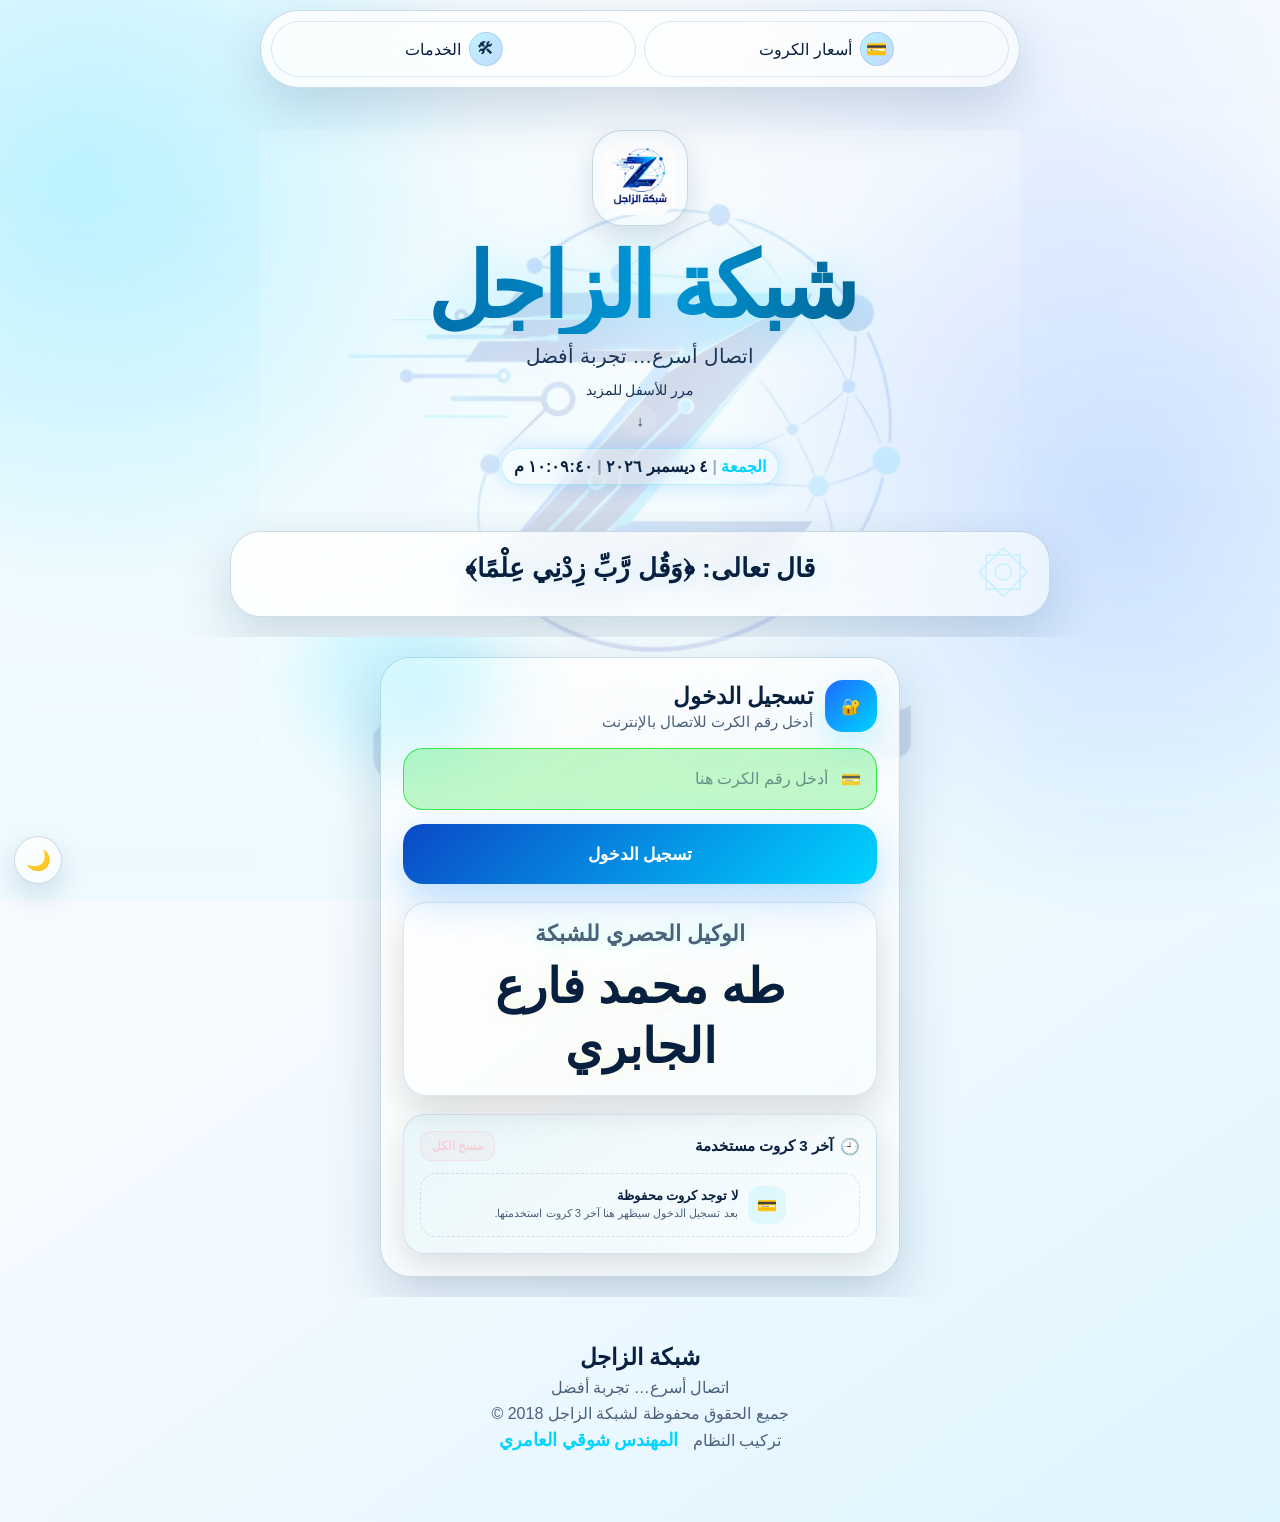
<file: index.html>
<!doctype html>
<html lang="ar" dir="rtl">
  <head>
    <meta charset="utf-8" />
    <meta name="viewport" content="width=device-width, initial-scale=1" />
    <meta name="theme-color" content="#061226" />
    <title>شبكة الزاجل | تسجيل الدخول</title>
    <!-- MikroTik: RouterOS replaces $(error) with the last login error. -->
    <!-- <script>window.HOTSPOT_ERROR = '$(error)';</script> -->
    <link rel="stylesheet" href="assets/css/style.css" />
    <link rel="icon" type="image/x-icon" href="assets/icons/favicon.ico" />

  </head>
  <body>
    <div class="toast-stack" aria-live="polite"></div>
    <main class="page-shell">
      <header class="site-header glass">
        <nav class="header-nav" aria-label="روابط شبكة الزاجل">
          <a class="nav-link" data-link="prices" href="prices.html"><span class="nav-icon">💳</span><span>أسعار الكروت</span></a>
          <a class="nav-link" data-link="lounge" href="lounge.html"><span class="nav-icon">🛠</span><span>الخدمات</span></a>
        </nav>
      </header>

      <section class="hero container" aria-labelledby="brand-title">
        <div class="logo-badge">
          <img src="assets/img/alzajel-logo-bg.jpg" alt="شعار شبكة الزاجل" />
        </div>
        <h1 id="brand-title" class="brand-title">شبكة الزاجل</h1>
        <p class="slogan">اتصال أسرع… تجربة أفضل</p>
           <a class="scroll-more" href="#input"><span>مرر للأسفل للمزيد</span><span class="down-arrow">↓</span></a>
   <div class="arabic-clock-row">
   <span id="arabicDay"></span>
   <span class="clock-separator">|</span>
    <span id="arabicDate"></span>
    <span class="clock-separator">|</span>
    <span id="arabicTime"></span>
    </div>
      </section>

      <!-- <section class="section container" id="top-ads">
        <div class="carousel-wrap glass">
          <button class="carousel-btn prev" id="topPrev" type="button" aria-label="الإعلان السابق">›</button>
          <div class="carousel-stage" id="topCarouselStage"></div>
          <button class="carousel-btn next" id="topNext" type="button" aria-label="الإعلان التالي">‹</button>
          <div class="dots" id="topCarouselDots"></div>
        </div>
      </section> -->

      <section class="section container">
        <div class="quote-card glass">
          <p class="quote-text" id="quoteText">قال تعالى: ﴿وَقُل رَّبِّ زِدْنِي عِلْمًا﴾</p>
        </div>
      </section>

      <section class="section container" >
        <div class="login-grid login-grid-single">
          <form id="loginForm" class="login-card glass" name="login" action="$(link-login-only)" method="post" autocomplete="off">
            <!--
              MikroTik real deployment:
              1) Upload all files to Hotspot Files.
              2) Set CONFIG.demoMode = false in assets/js/app.js.
              3) Keep action="$(link-login-only)".
              4) The hidden dst field sends successful users to status.html.
              5) If your cards use same value for username/password, passwordField is filled automatically by JS.
            -->
            <input type="hidden" name="dst" id="dstField" value="status.html" />
            <input type="hidden" name="popup" value="true" />
            <input type="hidden" name="password" id="passwordField" />
            <div class="card-head">
              <div class="head-icon">🔐</div>
              <div id="login">
                <h2>تسجيل الدخول</h2>
                <p>أدخل رقم الكرت للاتصال بالإنترنت</p>
              </div>
            </div>
            <div class="input-group">
              <span class="field-icon" id="input">💳</span>
              <input id="cardNumber" name="username" type="text" placeholder="أدخل رقم الكرت هنا" aria-label="رقم الكرت" />
            </div>
            <button id="loginBtn" class="primary-btn" type="submit"><span>تسجيل الدخول</span></button>
            <div class="demo-tests dealer-card">
              <h4>الوكيل الحصري للشبكة</h4>
              <p>طه محمد فارع الجابري</p>
            </div>
              <div class="saved-section">
      <div class="head">
        <span>آخر 3 كروت مستخدمة</span>
        <button class="clear-all" id="clearAll">مسح الكل</button>
      </div>
      <div id="cardsList"></div>
    </div>

          </form>
        </div>
     
      </section>

      <!-- <section class="section container" id="more">
        <div class="section-title"><strong>خدمات وإعلانات إضافية</strong></div>
        <div class="lower-ads glass"><div class="lower-grid" id="lowerAdsGrid"></div></div>
      </section> -->

      <footer class="footer container">
        <div class="service-grid">
          
        </div>
        <div class="footer-brand">شبكة الزاجل</div>
        <p>اتصال أسرع… تجربة أفضل</p>
        <p>جميع الحقوق محفوظة لشبكة الزاجل 2018 ©</p>
        <p>تركيب النظام <span class="fooName">المهندس شوقي العامري</span></p>
      </footer>
    </main>
    <script src="assets/js/app.js"></script>
  </body>
</html>
</file>
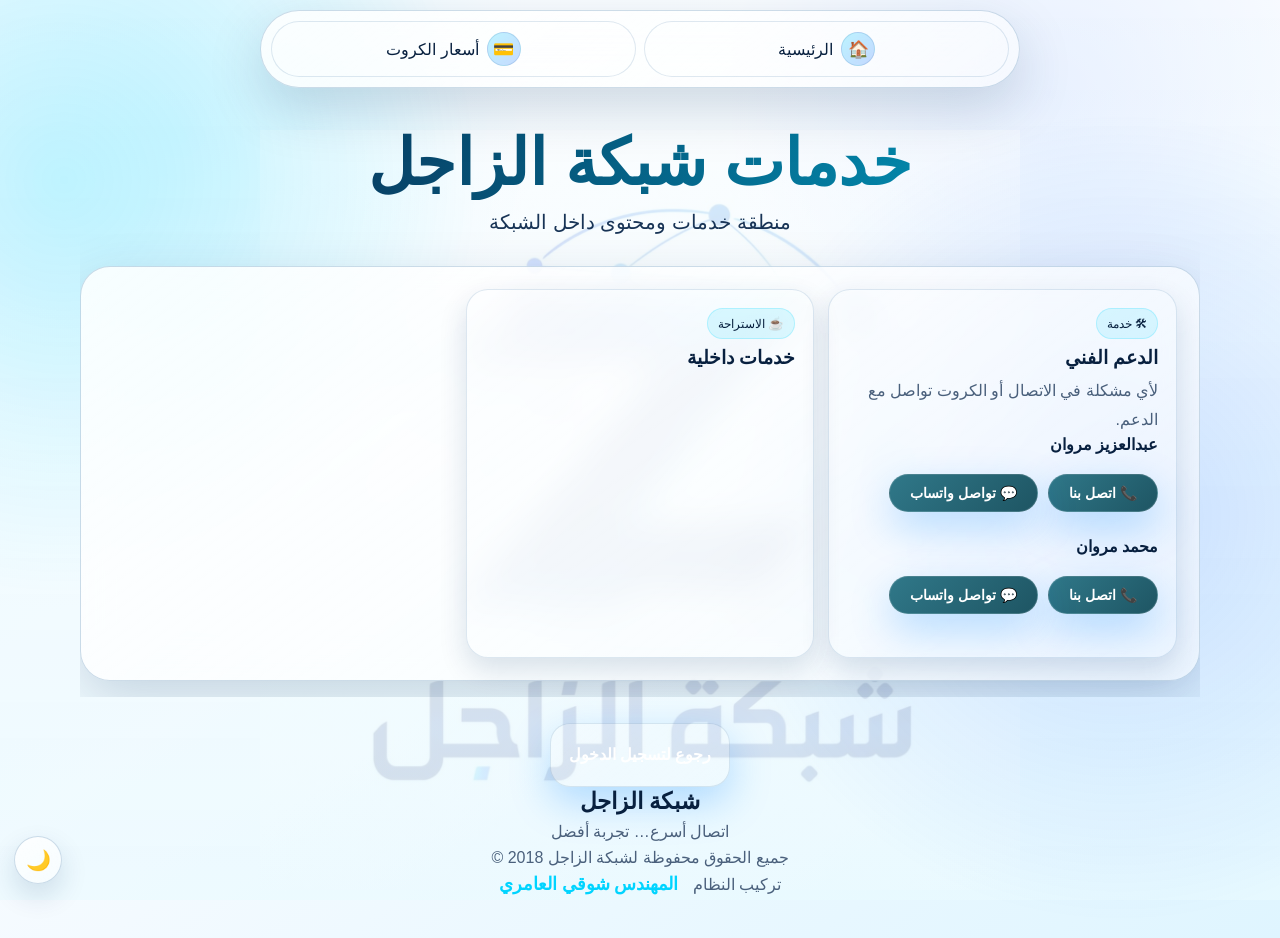
<file: lounge.html>
<!doctype html>
<html lang="ar" dir="rtl">
  <head>
    <meta charset="utf-8" />
    <meta name="viewport" content="width=device-width, initial-scale=1" />
    <meta name="theme-color" content="#061226" />
    <title>الخدمات | شبكة الزاجل</title>
    <link rel="stylesheet" href="assets/css/style.css" />
    <link rel="icon" type="image/x-icon" href="assets/icons/favicon.ico" />
  </head>
  <body>
    <header class="site-header glass">
      <nav class="header-nav">
        <a class="nav-link" href="index.html"
          ><span class="nav-icon">🏠</span><span>الرئيسية</span></a
        >
                  <a class="nav-link" data-link="prices" href="prices.html"><span class="nav-icon">💳</span><span>أسعار الكروت</span></a>

      </nav>
    </header>
    <main class="container">
      <section class="inner-hero">
        <h1>خدمات شبكة الزاجل</h1>
        <p class="slogan">منطقة خدمات ومحتوى داخل الشبكة</p>
      </section>

      <section class="content-card glass">
        <div class="cards-grid">
          <article class="info-card">
            <span class="pill">🛠 خدمة</span>
            <h3>الدعم الفني</h3>
            <p>لأي مشكلة في الاتصال أو الكروت تواصل مع الدعم.</p>
            <div>
              <h3>عبدالعزيز مروان</h3>
              <a class="link-btn" href="tel:+967734110951">📞 اتصل بنا</a>
              <a class="link-btn" href="https://wa.me/967734110951" target="_blank">💬 تواصل واتساب</a>
            </div>
            <div>
              <h3>محمد مروان</h3>
              <a class="link-btn" href="tel:+967734419683">📞 اتصل بنا</a>
              <a class="link-btn" href="https://wa.me/967734419683" target="_blank">💬 تواصل واتساب</a>
            </div>
          </article>

          <article class="info-card">
            <span class="pill">☕ الاستراحة</span>
            <h3>خدمات داخلية</h3>
            <!-- <p>  </p> -->
          </article>
        </div>
      </section>
    </main>
    <footer class="footer container">
      <a class="service-btn" href="index.html#login">رجوع لتسجيل الدخول</a>
       <div class="footer-brand">شبكة الزاجل</div>
        <p>اتصال أسرع… تجربة أفضل</p>
        <p>جميع الحقوق محفوظة لشبكة الزاجل  2018 © </p>
        <p>تركيب النظام <span class="fooName">المهندس شوقي العامري </span></p>
    </footer>
    <script src="assets/js/app.js"></script>
  </body>
</html>
</file>
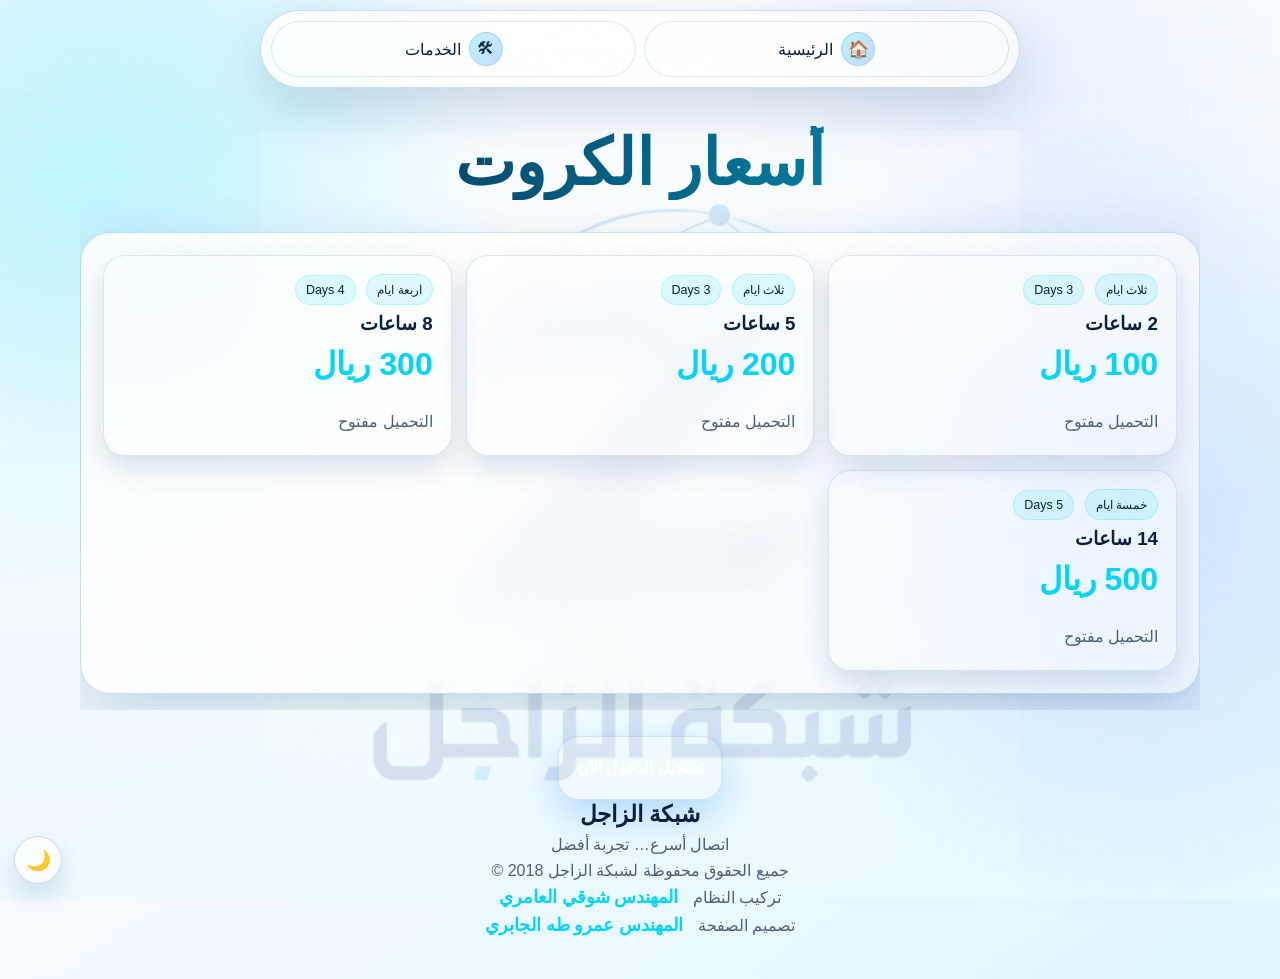
<file: prices.html>
<!doctype html>
<html lang="ar" dir="rtl">
  <head>
    <meta charset="utf-8" />
    <meta name="viewport" content="width=device-width, initial-scale=1" />
    <meta name="theme-color" content="#061226" />
    <title>أسعار الكروت | شبكة الزاجل</title>
    <link rel="stylesheet" href="assets/css/style.css" />
    <link rel="icon" type="image/x-icon" href="assets/icons/favicon.ico" />
  </head>
  <body>
    <header class="site-header glass">
      <nav class="header-nav"><a class="nav-link" href="index.html"><span class="nav-icon">🏠</span><span>الرئيسية</span></a>
        <a class="nav-link" href="lounge.html"><span class="nav-icon">🛠</span><span>الخدمات</span></a>
    </nav>
    </header>
    <main class="container">
      <section class="inner-hero">
        <h1>أسعار الكروت</h1>
    
      </section>
      <section class="content-card glass">
        <div class="cards-grid">
          <article class="info-card">
            <span class="pill">ثلاث ايام </span>
            <span class="pill"> 3 Days </span>
            <h3> 2 ساعات</h3>
            <div class="price">100 ريال</div>
            <p>التحميل مفتوح</p>
          </article>
          <article class="info-card">
            <span class="pill">ثلاث ايام </span>
            <span class="pill"> 3 Days </span>
            <h3> 5 ساعات </h3>
            <div class="price">200 ريال</div>
<p>التحميل مفتوح</p>
          </article>
          <article class="info-card">
            <span class="pill">اربعة ايام </span>
            <span class="pill"> 4 Days </span>
            <h3>8 ساعات </h3>
            <div class="price">300 ريال</div>
            <p>التحميل مفتوح</p>
          </article>
           <article class="info-card">
            <span class="pill">خمسة ايام </span>
            <span class="pill"> 5 Days </span>
            <h3>14 ساعات </h3>
            <div class="price">500 ريال</div>
            <p>التحميل مفتوح</p>
          </article>

        </div>
      </section>
    </main>
    <footer class="footer container">
      <a class="service-btn" href="index.html#login">تسجيل الدخول الآن</a>
       <div class="footer-brand">شبكة الزاجل</div>
        <p>اتصال أسرع… تجربة أفضل</p>
        <p>جميع الحقوق محفوظة لشبكة الزاجل  2018 © </p>
        <p>تركيب النظام <span class="fooName">المهندس شوقي العامري </span></p>
        <p> تصميم الصفحة  <span class="fooName">المهندس عمرو طه الجابري  </span></p>
    </footer>
    <script src="assets/js/app.js"></script>
  </body>
</html>
</file>
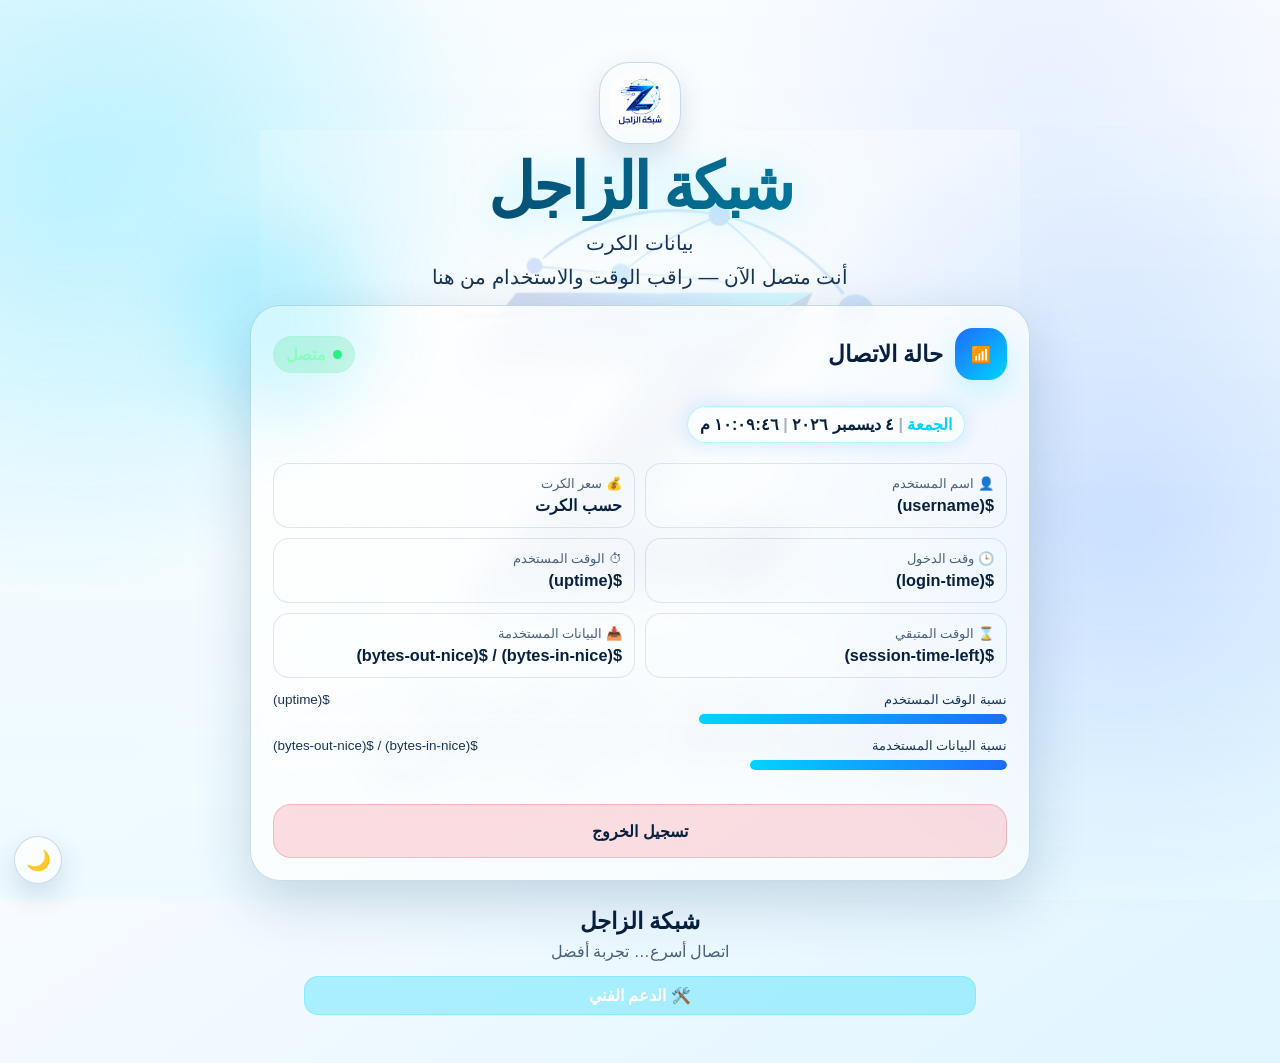
<file: status.html>
<!doctype html>
<html lang="ar" dir="rtl">
  <head>
    <meta charset="utf-8" />
    <meta name="viewport" content="width=device-width, initial-scale=1" />
    <meta name="theme-color" content="#061226" />
    <title>شبكة الزاجل | بيانات الكرت</title>
    <link rel="stylesheet" href="assets/css/style.css" />
    <link rel="icon" type="image/x-icon" href="assets/icons/favicon.ico" />
  </head>
  <body class="status-page status-only-page">
    <div class="toast-stack" aria-live="polite"></div>
    <main class="container status-only-shell">
      <section class="inner-hero status-hero">
        <div class="logo-badge status-logo"><img src="assets/img/alzajel-logo-bg.jpg" alt="شعار شبكة الزاجل" /></div>
        <h1 id="brand-title" class="brand-title">شبكة الزاجل</h1>
        <p class="slogan">بيانات الكرت</p>
        <p class="slogan">أنت متصل الآن — راقب الوقت والاستخدام من هنا</p>
      </section>

      <article id="statusCard" class="status-card glass show status-only-card">
        <div class="card-head">
          <div class="head-icon">📶</div>
          <div>
            <h2>حالة الاتصال</h2>
                
      
          </div>
          <span class="status-badge"><i class="pulse"></i> متصل</span>
        </div>
  
        <div class="status-list">
                <div class="arabic-clock-row">
  <span id="arabicDay"></span>
  <span class="clock-separator">|</span>
  <span id="arabicDate"></span>
  <span class="clock-separator">|</span>
  <span id="arabicTime"></span>
</div>
          <br>
          <div class="status-item"><div class="status-label">👤 اسم المستخدم</div><div class="status-value" data-status="username">$(username)</div></div>
          <div class="status-item"><div class="status-label">💰 سعر الكرت</div><div class="status-value" data-status="price">حسب الكرت</div></div>
          <div class="status-item"><div class="status-label">🕒 وقت الدخول</div><div class="status-value" data-status="loginTime">$(login-time)</div></div>
          <div class="status-item"><div class="status-label">⏱ الوقت المستخدم</div><div class="status-value" data-status="usedTime">$(uptime)</div></div>
          <div class="status-item"><div class="status-label">⌛ الوقت المتبقي</div><div class="status-value" data-status="remainingTime">$(session-time-left)</div></div>
          <div class="status-item"><div class="status-label">📥 البيانات المستخدمة</div><div class="status-value" data-status="usedData">$(bytes-in-nice) / $(bytes-out-nice)</div></div>
        </div>

        <div class="progress-block">
          <div class="progress-top"><span>نسبة الوقت المستخدم</span><span data-status="usedTime">$(uptime)</span></div>
          <div class="progress"><span data-progress="time" style="width: 42%"></span></div>
        </div>
        <div class="progress-block">
          <div class="progress-top"><span>نسبة البيانات المستخدمة</span><span data-status="usedData">$(bytes-in-nice)</span></div>
          <div class="progress"><span data-progress="data" style="width: 35%"></span></div>
        </div>

        <div class="status-actions">
          
          <a class="logout-btn status-logout" href="$(link-logout)">تسجيل الخروج</a>
        </div>
      </article>

      <footer class="footer status-footer">
        <div class="footer-brand">شبكة الزاجل</div>
        <p>اتصال أسرع… تجربة أفضل</p>
        
    <details class="support-box">

        <summary class="support-toggle">
            🛠️ الدعم الفني
        </summary>

        <div class="support-content">

            <p class="support-description">
                لأي مشكلة في الاتصال أو الكروت تواصل مع الدعم
            </p>

            <div class="support-person">
                <h3>عبدالعزيز مروان</h3>

                <div class="support-links">
                    <a class="link-btn" href="tel:+967734110951">
                        📞 اتصل بنا
                    </a>

                    <a class="link-btn"
                       href="https://wa.me/967734110951"
                       target="_blank">
                        💬 واتساب
                    </a>
                </div>
            </div>

            <div class="support-person">
                <h3>محمد مروان</h3>

                <div class="support-links">
                    <a class="link-btn" href="tel:+967734419683">
                        📞 اتصل بنا
                    </a>

                    <a class="link-btn"
                       href="https://wa.me/967734419683"
                       target="_blank">
                        💬 واتساب
                    </a>
                </div>
            </div>

        </div>

    </details>

</div>
      </footer>
    </main>
    <script src="assets/js/app.js"></script>
  </body>
</html>
</file>
<file: assets/css/style.css>
/* =========================================================
   Al-Zajel Net Hotspot UI
   Brand: شبكة الزاجل
   Clean responsive RTL stylesheet with dark / light modes.
   ========================================================= */

/* ---------- 1) Theme tokens ---------- */
:root {
  --eett:  rgba(19, 121, 168, 0.858);
  --navy: #061226;
  --navy-2: #0a1f44;
  --blue: #1e6bff;
  --blue-2: #0b49c7;
  --cyan: #00d4ff;
  --cyan-2: #8af3ff;
  --green: #5fffd2;
  --white: #ffffff;
  --text: #ffffff;
  --text-soft: #d7eaff;
  --muted: #b7c6de;
  --page-bg-1: #030814;
  --page-bg-2: #071530;
  --page-bg-3: #05101f;
  --glass: rgba(255, 255, 255, .12);
  --glass-strong: rgba(255, 255, 255, .18);
  --glass-soft: rgba(255, 255, 255, .075);
  --stroke: rgba(255, 255, 255, .24);
  --stroke-soft: rgba(255, 255, 255, .14);
  --shadow: 0 22px 70px rgba(0, 0, 0, .35);
  --shadow-soft: 0 14px 40px rgba(0, 0, 0, .23);
  --radius-xl: 30px;
  --radius-lg: 22px;
  --radius-md: 16px;
  --max: 1120px;
  --speed: .28s;
}

html[data-theme="light"] {
  --text: #08203f;
  --text-soft: #183456;
  --muted: #4a607c;
  --page-bg-1: #eef8ff;
  --page-bg-2: #f7fbff;
  --page-bg-3: #dff5ff;
  --glass: rgba(255, 255, 255, .70);
  --glass-strong: rgba(255, 255, 255, .86);
  --glass-soft: rgba(255, 255, 255, .52);
  --stroke: rgba(10, 82, 140, .20);
  --stroke-soft: rgba(10, 82, 140, .13);
  --shadow: 0 20px 55px rgba(8, 50, 96, .18);
  --shadow-soft: 0 12px 28px rgba(8, 50, 96, .14);
}

/* ---------- 2) Base ---------- */
* { box-sizing: border-box; }
html { scroll-behavior: smooth; }
body {
  margin: 0;
  direction: rtl;
  min-height: 100vh;
  color: var(--text);
  font-family: "Cairo", "Tajawal", "IBM Plex Sans Arabic", "Segoe UI", Tahoma, Arial, sans-serif;
  background:
    radial-gradient(circle at 14% 14%, rgba(0, 212, 255, .20), transparent 26%),
    radial-gradient(circle at 82% 10%, rgba(30, 107, 255, .18), transparent 24%),
    linear-gradient(145deg, var(--page-bg-1) 0%, var(--page-bg-2) 46%, var(--page-bg-3) 100%);
  overflow-x: hidden;
}
body,
.page-shell,
.container {
  overflow-x: hidden;
}
body::before {
  content: "";
  position: fixed;
  inset: 0;
  background:
    linear-gradient(rgba(3, 9, 22, .74), rgba(3, 9, 22, .84)),
    url('../img/alzajel-logo-bg.jpg') center 130px / 760px auto no-repeat fixed;
  opacity: .62;
  pointer-events: none;
  z-index: -3;
}
html[data-theme="light"] body::before {
  background:
    linear-gradient(rgba(255, 255, 255, .76), rgba(233, 250, 255, .86)),
    url('../img/alzajel-logo-bg.jpg') center 130px / 760px auto no-repeat fixed;
  opacity: .70;
}
body::after {
  content: "";
  position: fixed;
  inset: -25%;
  background:
    radial-gradient(circle at 20% 30%, rgba(0, 212, 255, .18), transparent 23%),
    radial-gradient(circle at 75% 55%, rgba(30, 107, 255, .18), transparent 25%);
  animation: ambientMove 12s ease-in-out infinite alternate;
  z-index: -2;
  pointer-events: none;
}
@keyframes ambientMove {
  from { transform: translate3d(-2%, 0, 0) scale(1); }
  to { transform: translate3d(2%, 2%, 0) scale(1.04); }
}
a { color: inherit; text-decoration: none; }
img { max-width: 100%; display: block; }
button, input, select { font: inherit; }
.container { width: min(var(--max), calc(100% - 28px)); margin-inline: auto; }
.page-shell { min-height: 100vh; padding-bottom: 28px; }
.glass {
  background: linear-gradient(145deg, var(--glass-strong), var(--glass-soft));
  border: 1px solid var(--stroke);
  box-shadow: var(--shadow);
  backdrop-filter: blur(18px);
  -webkit-backdrop-filter: blur(18px);
}

/* ---------- 3) Header and navigation ---------- */
.site-header {
  position: sticky;
  top: 10px;
  z-index: 50;
  width: min(760px, calc(100% - 26px));
  margin: 10px auto 0;
  padding: 10px;
  border-radius: 999px;
  animation: slideDown .65s ease both;
}
@keyframes slideDown {
  from { opacity: 0; transform: translateY(-24px); }
  to { opacity: 1; transform: none; }
}
.header-nav {
  display: grid;
  grid-template-columns: repeat(2, 1fr);
  gap: 8px;
}
.nav-link {
  min-height: 56px;
  display: flex;
  align-items: center;
  justify-content: center;
  gap: 8px;
  padding: 10px 12px;
  border-radius: 999px;
  color: var(--text);
  background: rgba(255, 255, 255, .07);
  border: 1px solid var(--stroke-soft);
  transition: transform var(--speed), background var(--speed), box-shadow var(--speed);
  -webkit-user-drag: none;
  text-align: center;
  white-space: nowrap;
}
.nav-link:hover,
.nav-link:focus-visible {
  transform: translateY(-2px);
  background: rgba(0, 212, 255, .16);
  box-shadow: 0 10px 30px rgba(0, 212, 255, .18);
  outline: 0;
}
.nav-icon {
  width: 34px;
  height: 34px;
  border-radius: 50%;
  display: grid;
  place-items: center;
  background: linear-gradient(135deg, rgba(0, 212, 255, .25), rgba(30, 107, 255, .25));
  border: 1px solid var(--stroke-soft);
  font-size: 17px;
}

/* ---------- 4) Theme button ---------- */
.theme-toggle {
  position: fixed;
  left: 14px;
  bottom: 16px;
  z-index: 1200;
  width: 48px;
  height: 48px;
  display: grid;
  place-items: center;
  border: 1px solid var(--stroke);
  border-radius: 50%;
  color: var(--text);
  background: linear-gradient(145deg, var(--glass-strong), var(--glass-soft));
  box-shadow: var(--shadow-soft);
  backdrop-filter: blur(16px);
  -webkit-backdrop-filter: blur(16px);
  cursor: pointer;
  transition: transform var(--speed), box-shadow var(--speed), background var(--speed);
}
.theme-toggle:hover { transform: translateY(-2px) scale(1.04); box-shadow: 0 14px 42px rgba(0, 212, 255, .25); }
.theme-toggle span { font-size: 20px; line-height: 1; }

/* ---------- 5) Hero ---------- */
.hero { padding: 42px 0 16px; text-align: center; position: relative; }
.logo-badge {
  width: 96px;
  height: 96px;
  margin: 0 auto 14px;
  border-radius: 30px;
  padding: 10px;
  background: rgba(255, 255, 255, .08);
  border: 1px solid var(--stroke);
  box-shadow: var(--shadow-soft);
  animation: float 4.5s ease-in-out infinite;
}
.logo-badge img { width: 100%; height: 100%; object-fit: cover; border-radius: 22px; }
.brand-title {
  margin: 0;
  font-size: clamp(2.55rem, 8.8vw, 5.6rem);
  line-height: 1.05;
  letter-spacing: -.05em;
  background: linear-gradient(90deg, #fff 0%, #96f2ff 24%, #1e6bff 55%, #fff 100%);
  -webkit-background-clip: text;
  background-clip: text;
  color: transparent;
  filter: drop-shadow(0 0 22px rgba(0, 212, 255, .28));
  animation: fadeSlide .8s .12s ease both;
}
html[data-theme="light"] .brand-title { background: linear-gradient(90deg, #063468 0%, #0097d8 52%, #061226 100%); -webkit-background-clip: text; background-clip: text; color: transparent; }
.slogan { margin: 10px auto 0; color: var(--text-soft); font-size: clamp(.95rem, 3.5vw, 1.25rem); animation: fadeSlide .8s .25s ease both; }
@keyframes fadeSlide { from { opacity: 0; transform: translateY(20px); } to { opacity: 1; transform: none; } }
@keyframes float { 0%, 100% { transform: translateY(0); } 50% { transform: translateY(-8px); } }
.section { padding: 20px 0; }
.section-title { margin: 0 0 14px; font-size: clamp(1.35rem, 4vw, 2rem); display: flex; align-items: center; justify-content: space-between; gap: 10px; }
.section-title small { font-size: .8rem; color: var(--muted); font-weight: 500; }
.scroll-more { display: inline-flex; flex-direction: column; align-items: center; gap: 6px; margin-top: 14px; color: var(--text-soft); font-size: .9rem; }
.down-arrow { width: 34px; height: 34px; border-radius: 50%; display: grid; place-items: center; background: rgba(255, 255, 255, .12); animation: bounce 1.6s infinite; }
@keyframes bounce { 0%, 100% { transform: translateY(0); } 50% { transform: translateY(8px); } }

/* ---------- 6) Arabic clock ---------- */
.arabic-clock-row {
  direction: rtl;
  display:block;
  align-items: center;
  justify-content: center;
  gap: 8px;
  flex-wrap: nowrap;
  width: fit-content;
  max-width: 96%;
  margin: 10px auto;
  padding: 8px 12px;
  border-radius: 999px;
  color: var(--text);
  background: rgba(255, 255, 255, .10);
  border: 1px solid rgba(0, 212, 255, .25);
  backdrop-filter: blur(14px);
  -webkit-backdrop-filter: blur(14px);
  box-shadow: 0 0 22px rgba(0, 128, 255, .20);
  font-size: 16px;
  font-weight: 800;
  white-space: nowrap;
  overflow: hidden;
}
#arabicDay { color: var(--cyan); }
#arabicTime { color: var(--text); font-weight: 900; }
.clock-separator { color: rgba(255, 255, 255, .45); }
html[data-theme="light"] .clock-separator { color: rgba(8, 32, 63, .35); }

/* ---------- 7) Modern carousel ---------- */
.carousel-wrap { position: relative; padding: 14px 14px 6px; overflow: hidden; border-radius: var(--radius-xl); }
.carousel-stage { height: 310px; position: relative; perspective: 1200px; }
.ad-card {
  position: absolute;
  top: 16px;
  left: 50%;
  width: min(76%, 560px);
  height: 260px;
  border-radius: 32px;
  overflow: hidden;
  border: 1px solid var(--stroke);
  box-shadow: 0 25px 70px rgba(0, 0, 0, .38);
  background: rgba(255, 255, 255, .10);
  transition: transform .7s cubic-bezier(.2, .9, .18, 1), opacity .7s, filter .7s, z-index .7s;
}
.ad-card img { width: 100%; height: 100%; object-fit: cover; }
.ad-overlay { position: absolute; inset: auto 0 0 0; padding: 18px; background: linear-gradient(transparent, rgba(0, 0, 0, .75)); text-align: right; color: #fff; }
.ad-overlay h3 { margin: 0 0 4px; font-size: 1.25rem; }
.ad-overlay p { margin: 0; color: #d7eaff; font-size: .92rem; }
.ad-overlay .mini-btn { margin-top: 10px; }
.ad-card.is-active { z-index: 5; opacity: 1; filter: none; transform: translateX(-50%) translateZ(80px) scale(1); }
.ad-card.is-prev { z-index: 3; opacity: .52; filter: grayscale(.35) blur(.2px); transform: translateX(-94%) rotateY(-12deg) scale(.76); }
.ad-card.is-next { z-index: 3; opacity: .52; filter: grayscale(.35) blur(.2px); transform: translateX(-6%) rotateY(12deg) scale(.76); }
.ad-card.is-far { z-index: 1; opacity: 0; transform: translateX(-50%) scale(.45); }
.carousel-btn {
  position: absolute;
  top: 47%;
  transform: translateY(-50%);
  z-index: 10;
  width: 44px;
  height: 44px;
  border: 1px solid var(--stroke);
  border-radius: 50%;
  color: #fff;
  background: rgba(255, 255, 255, .13);
  backdrop-filter: blur(14px);
  -webkit-backdrop-filter: blur(14px);
  cursor: pointer;
  transition: .25s;
}
.carousel-btn:hover { background: rgba(0, 212, 255, .25); transform: translateY(-50%) scale(1.06); }
.carousel-btn.prev { right: 0; }
.carousel-btn.next { left: 0; }
.dots { display: flex; justify-content: center; gap: 7px; margin-top: 4px; }
.dot { width: 8px; height: 8px; border-radius: 99px; background: rgba(255, 255, 255, .32); border: 0; cursor: pointer; transition: .25s; }
.dot.is-active { width: 24px; background: var(--cyan); }

/* ---------- 8) Quote ---------- */
.quote-card { max-width: 820px; margin: 0 auto; padding: 20px 18px; border-radius: var(--radius-xl); text-align: center; position: relative; overflow: hidden; }
.quote-card::before { content: "۞"; position: absolute; inset-inline-start: 20px; top: 8px; font-size: 54px; color: rgba(0, 212, 255, .16); }
.quote-text { min-height: 44px; margin: 0; font-size: clamp(1.05rem, 4.2vw, 1.65rem); font-weight: 800; color: var(--text); text-shadow: 0 0 22px rgba(0, 212, 255, .22); }
.quote-text.switching { animation: quoteSwitch .5s ease both; }
@keyframes quoteSwitch { 0% { opacity: 0; transform: translateY(14px); filter: blur(4px); } 100% { opacity: 1; transform: none; filter: none; } }

/* ---------- 9) Login and buttons ---------- */
.login-grid { display: grid; grid-template-columns: minmax(0, 1fr); place-items: center; gap: 16px; }
.login-grid-single { grid-template-columns: minmax(0, 1fr); }
.login-card,
.status-card {
  width: min(520px, 100%);
  padding: 22px;
  border-radius: var(--radius-xl);
  position: relative;
  overflow: visible;
  animation: fadeSlide .65s ease both;
}
.login-card::before,
.status-card::before {
  content: "";
  position: absolute;
  width: 190px;
  height: 190px;
  border-radius: 50%;
  background: rgba(0, 212, 255, .16);
  filter: blur(35px);
  top: -80px;
  left: -70px;
  pointer-events: none;
}
.card-head { display: flex; align-items: center; gap: 12px; margin-bottom: 16px; position: relative; z-index: 1; }
.card-head .head-icon { width: 52px; height: 52px; flex: 0 0 52px; border-radius: 18px; display: grid; place-items: center; background: linear-gradient(135deg, var(--blue), var(--cyan)); box-shadow: 0 12px 34px rgba(0, 212, 255, .22); }
.card-head h2 { margin: 0; font-size: 1.45rem; }
.card-head p { margin: 3px 0 0; color: var(--muted); font-size: .92rem; }
.input-group { position: relative; margin: 14px 0; z-index: 1; }
.input-group .field-icon { position: absolute; right: 16px; top: 50%; transform: translateY(-50%); opacity: .82; }
.input-group input {
  width: 100%;
  height: 62px;
  border: 1px solid var(--stroke-soft);
  border-radius: 20px;
  padding: 0 48px 0 18px;
  color: var(--text);
  background: rgba(29, 233, 53, 0.263);
  outline: 0;
  transition: .25s;
  direction: rtl;
  border-color:rgba(29, 233, 53, 0.849);
}
.input-group input::placeholder { color: rgba(255, 255, 255, .58); }
html[data-theme="light"] .input-group input::placeholder { color: rgba(8, 32, 63, .48); }
.input-group input:focus { border-color: rgba(0, 212, 255, .85); box-shadow: 0 0 0 4px rgba(0, 212, 255, .12), 0 0 35px rgba(0, 212, 255, .16); background: rgba(238, 222, 222, 0.15); }
.primary-btn,
.service-btn,
.mini-btn,
.link-btn {
  border: 0;
  cursor: pointer;
  color: #fff;
  background: linear-gradient(135deg, var(--blue-2), var(--cyan));
  border-radius: 20px;
  box-shadow: 0 15px 40px rgba(0, 132, 255, .27);
  transition: transform .25s, box-shadow .25s, filter .25s;
  display: inline-flex;
  align-items: center;
  justify-content: center;
  gap: 9px;
  font-weight: 800;
  text-align: center;
}
.primary-btn { width: 100%; height: 60px; font-size: 1.08rem; position: relative; z-index: 1; }
.primary-btn:hover,
.service-btn:hover,
.mini-btn:hover,
.link-btn:hover { transform: translateY(-2px); box-shadow: 0 18px 50px rgba(0, 212, 255, .34); filter: saturate(1.1); }
.primary-btn.is-loading { pointer-events: none; opacity: .75; }
.primary-btn.is-loading::after { content: ""; width: 17px; height: 17px; border-radius: 50%; border: 2px solid rgba(255, 255, 255, .55); border-top-color: #fff; animation: spin .8s linear infinite; }
@keyframes spin { to { transform: rotate(1turn); } }
.login-help { margin: 12px 0 0; color: var(--muted); font-size: .84rem; text-align: center; }

/* Dealer card: visible on mobile and desktop */
.demo-tests,
.dealer-card {
  position: relative;
  z-index: 1;
  margin-top: 18px;
  padding: 18px 16px;
  border-radius: 24px;
  display: flex !important;
  flex-direction: column;
  align-items: center;
  justify-content: center;
  text-align: center;
  background: linear-gradient(145deg, rgba(255, 255, 255, .11), rgba(255, 255, 255, .05));
  border: 1px solid var(--stroke-soft);
  box-shadow: inset 0 0 24px rgba(255, 255, 255, .035), 0 14px 34px rgba(0, 0, 0, .14);
  overflow: visible !important;
}
.demo-tests h4,
.dealer-card h4 {
  margin: 0 0 10px;
  color: var(--muted);
  font-size: clamp(1rem, 3.8vw, 1.35rem);
  font-weight: 900;
  text-shadow: 0 0 12px rgba(95, 255, 210, .35);
}
.demo-tests p,
.dealer-card p {
  margin: 0;
  color:var(--text);
  font-size: clamp(1.7rem, 7vw, 3rem);
  line-height: 1.25;
  font-weight: 1000;
  text-shadow: 0 0 16px rgba(243, 241, 117, 0.212);
  word-break: normal;
}

/* ---------- 10) Status page ---------- */
.status-card { display: none; width: min(720px, 100%); }
.status-card.show { display: block; }
.status-badge { margin-inline-start: auto; display: inline-flex; align-items: center; gap: 7px; padding: 8px 12px; border-radius: 999px; background: rgba(11, 210, 103, .16); color: #85ffbc; border: 1px solid rgba(133, 255, 188, .28); font-weight: 800; }
.pulse { width: 9px; height: 9px; border-radius: 50%; background: #25f281; box-shadow: 0 0 0 0 rgba(37, 242, 129, .6); animation: pulse 1.6s infinite; }
@keyframes pulse { to { box-shadow: 0 0 0 12px rgba(37, 242, 129, 0); } }
.status-list { display: grid; grid-template-columns: repeat(2, minmax(0, 1fr)); gap: 10px; }
.status-item { padding: 12px; border-radius: 16px; background: rgba(255, 255, 255, .09); border: 1px solid var(--stroke-soft); }
.status-label { display: flex; align-items: center; gap: 7px; color: var(--muted); font-size: .82rem; }
.status-value { margin-top: 5px; font-size: 1.02rem; font-weight: 800; overflow-wrap: anywhere; }
.progress-block { margin-top: 14px; }
.progress-top { display: flex; justify-content: space-between; color: var(--text-soft); font-size: .84rem; margin-bottom: 7px; gap: 10px; }
.progress { height: 10px; border-radius: 999px; background: rgba(255, 255, 255, .14); overflow: hidden; }
.progress span { display: block; height: 100%; background: linear-gradient(90deg, var(--cyan), var(--blue)); border-radius: inherit; }
.logout-btn { margin-top: 16px; width: 100%; min-height: 54px; border-radius: 18px; border: 1px solid var(--stroke-soft); background: rgba(255, 255, 255, .10); color: var(--text); cursor: pointer; font-weight: 800; transition: .25s; }
.logout-btn:hover { background: rgba(255, 80, 80, .20); }
.status-only-page::before { background-position: center 70px; background-size: 680px auto; opacity: .48; }
.status-only-shell { min-height: 100vh; display: flex; flex-direction: column; justify-content: center; padding: 24px 0 12px; }
.status-hero { padding: 16px 0 12px; }
.status-logo { width: 82px; height: 82px; margin-bottom: 10px; }
.status-only-card { margin-inline: auto; width: min(780px, 100%); }
.status-actions { display: grid; grid-template-columns: repeat(2, minmax(0, 1fr)); gap: 12px; margin-top: 18px; }
.status-actions .status-logout { grid-column: 1 / -1; text-decoration: none; display: flex; align-items: center; justify-content: center; background: rgba(255, 75, 92, .18); border-color: rgba(255, 75, 92, .28); }
.status-footer { padding: 16px 0 24px; }


.support-box {
    width: 60%;
    margin:auto;
    margin-top: 15px;
     animation: slideDown .65s ease both;
    
}

.support-toggle {
    list-style: none;
    cursor: pointer;

    text-align: center;

    padding: 9px;

    border-radius: 14px;

    background: rgba(0, 213, 255, 0.289);
    border: 1px solid rgba(0, 212, 255, 0.2);

    color: #fff;

    font-size: 16px;
    font-weight: 700;

    transition: 0.2s ease;
}

.support-toggle:hover {
    background: rgba(0, 212, 255, 0.15);
}

.support-toggle::-webkit-details-marker {
    display: none;
}

.support-content {
    margin-top: 8px;

    padding: 15px;

    border-radius: 14px;

    background: rgba(255, 255, 255, 0.06);
    border: 1px solid rgba(255, 255, 255, 0.1);

    animation: supportOpen 0.2s ease;
}

@keyframes supportOpen {
    from {
        opacity: 0;
        transform: translateY(-5px);
    }

    to {
        opacity: 1;
        transform: translateY(0);
    }
}

.support-description {
    text-align: center;
    margin: 0 0 15px;
    font-size: 13px;
}

.support-person {
    padding: 12px 0;
    border-top: 1px solid rgba(255,255,255,.08);
}

.support-person h3 {
    margin: 0 0 8px;
    text-align: center;
    font-size: 15px;
}

.support-links {
    display: flex;
    gap: 8px;
}

.support-links .link-btn {
    flex: 1;
    text-align: center;
    text-decoration: none;
    padding: 8px;
    border-radius: 10px;
}

/* ---------- 11) Toast alerts: always top on mobile ---------- */
.toast-stack {
  position: fixed;
  top: calc(env(safe-area-inset-top, 0px) + 72px);
  right: 14px;
  z-index: 1000;
  display: flex;
  flex-direction: column;
  gap: 10px;
  width: min(410px, calc(100% - 28px));
  pointer-events: none;
}
.toast {
  pointer-events: auto;
  display: grid;
  grid-template-columns: auto 1fr auto;
  gap: 11px;
  align-items: start;
  padding: 14px;
  border-radius: 20px;
  background: rgba(7, 18, 38, .84);
  border: 1px solid var(--stroke);
  box-shadow: 0 18px 55px rgba(0, 0, 0, .35);
  backdrop-filter: blur(18px);
  -webkit-backdrop-filter: blur(18px);
  animation: toastIn .34s ease both;
}
html[data-theme="light"] .toast { background: rgba(255, 255, 255, .92); color: #08203f; }
.toast.hide { animation: toastOut .25s ease forwards; }
.toast-icon { width: 34px; height: 34px; border-radius: 12px; display: grid; place-items: center; font-weight: 900; }
.toast h4 { margin: 0 0 2px; font-size: .96rem; }
.toast p { margin: 0; color: var(--text-soft); font-size: .88rem; line-height: 1.5; }
.toast button { background: transparent; color: var(--text); border: 0; font-size: 18px; cursor: pointer; opacity: .78; }
.toast.error .toast-icon { background: rgba(255, 75, 92, .18); color: #ff8893; }
.toast.warning .toast-icon { background: rgba(255, 180, 42, .18); color: #ffc85c; }
.toast.success .toast-icon { background: rgba(20, 220, 116, .18); color: #36e485; }
.toast.info .toast-icon { background: rgba(0, 212, 255, .18); color: #00a7ca; }
@keyframes toastIn { from { opacity: 0; transform: translateY(-18px) scale(.98); } to { opacity: 1; transform: none; } }
@keyframes toastOut { to { opacity: 0; transform: translateY(-18px) scale(.98); } }

/* ---------- 12) Ads, cards, inner pages ---------- */
.lower-ads { padding: 22px; border-radius: var(--radius-xl); background: linear-gradient(135deg, rgba(0, 212, 255, .12), rgba(255, 255, 255, .06), rgba(30, 107, 255, .12)); border: 1px solid var(--stroke); overflow: hidden; }
.lower-grid { display: grid; grid-template-columns: repeat(3, minmax(0, 1fr)); gap: 14px; }
.lower-card { border-radius: 24px; overflow: hidden; background: rgba(255, 255, 255, .10); border: 1px solid var(--stroke-soft); transition: .25s; }
.lower-card:hover { transform: translateY(-5px); box-shadow: 0 20px 50px rgba(0, 0, 0, .25); }
.lower-card img { height: 150px; width: 100%; object-fit: cover; }
.lower-card-body { padding: 13px; }
.lower-card h3 { margin: 0 0 6px; font-size: 1.05rem; }
.lower-card p { margin: 0 0 12px; color: var(--muted); font-size: .86rem; }
.mini-btn { min-height: 40px; padding: 0 14px; font-size: .82rem; border-radius: 14px; }
.inner-hero { padding: 38px 0 16px; text-align: center; }
.inner-hero h1 { margin: 0; font-size: clamp(2rem, 7vw, 4rem); background: linear-gradient(90deg, #fff, var(--cyan)); -webkit-background-clip: text; background-clip: text; color: transparent; }
html[data-theme="light"] .inner-hero h1 { background: linear-gradient(90deg, #0a1f44, #00a7ca); -webkit-background-clip: text; background-clip: text; color: transparent; }
.content-card { padding: 22px; border-radius: var(--radius-xl); margin: 16px 0; }
.cards-grid { display: grid; grid-template-columns: repeat(3, minmax(0, 1fr)); gap: 14px; }
.info-card { padding: 18px; border-radius: 22px; background: rgba(255, 255, 255, .10); border: 1px solid var(--stroke-soft); box-shadow: var(--shadow-soft); }
.info-card h3 { margin: 0 0 8px; }
.info-card p { margin: 0; color: var(--muted); line-height: 1.8; }
.price { font-size: 2rem; font-weight: 900; color: var(--cyan); margin: 10px 0; }
.pill,
.pill2 { display: inline-flex; align-items: center; gap: 6px; padding: 7px 10px; border-radius: 999px; color: var(--text); font-size: .78rem; border: 1px solid rgba(0, 212, 255, .20); margin: 0 0 8px 6px; }
.pill { background: rgba(0, 212, 255, .12); }
.pill2 { background: rgba(255, 0, 0, .12); border-color: rgba(235, 13, 13, .20); }

/* ---------- 13) Support / contact links ---------- */
.info-card > div { display: flex; flex-wrap: wrap; gap: 10px; margin-bottom: 25px; align-items: center; }
.info-card > div h3 { width: 100%; margin: 0 0 10px; font-size: 16px; color: var(--text); }
.link-btn { padding: 10px 20px; border-radius: 25px; font-size: 14px; color: #fff !important; text-decoration: none; background: linear-gradient(135deg, #307889 0%, #1e5563 100%); border: 1px solid rgba(255, 255, 255, .15); }
.link-btn:active { transform: translateY(1px); }
.fooName { color: var(--cyan); padding-right: 10px; font-size: 1.1rem; font-weight: 800; }

/* ---------- 14) Sales database page ---------- */
.sales-search-card { margin-top: 18px; }
.sales-toolbar { display: grid; grid-template-columns: minmax(0, 1fr) minmax(160px, 220px) auto; align-items: center; gap: 12px; margin-bottom: 18px; }
.sales-input-wrap { margin: 0; }
.sales-select { height: 56px; border-radius: 18px; border: 1px solid var(--stroke-soft); background: rgba(255, 255, 255, .11); color: var(--text); padding: 0 14px; outline: 0; }
.sales-select option { background: #071530; color: #fff; }
.sales-point-card { min-height: 210px; }
.muted-note { color: var(--muted) !important; margin-top: 8px !important; }
.empty-result { grid-column: 1 / -1; padding: 22px; border-radius: 22px; text-align: center; color: var(--text-soft); }


/* ---------- 14.1) Saved cards ---------- */
.saved-section {
  position: relative;
  z-index: 1;
  margin-top: 18px;
  padding: 16px;
  border: 1px solid var(--stroke-soft);
  border-radius: 22px;
  background: linear-gradient(145deg, rgba(0, 212, 255, .08), rgba(255, 255, 255, .045));
  box-shadow: inset 0 1px 0 rgba(255, 255, 255, .06), 0 12px 32px rgba(0, 0, 0, .12);
}

.saved-section .head {
  display: flex;
  align-items: center;
  justify-content: space-between;
  gap: 10px;
  margin-bottom: 12px;
}

.saved-section .head > span {
  display: inline-flex;
  align-items: center;
  gap: 7px;
  color: var(--text);
  font-size: .95rem;
  font-weight: 900;
}

.saved-section .head > span::before {
  content: "🕘";
  font-size: 1rem;
}

.clear-all {
  border: 1px solid rgba(255, 90, 105, .24);
  border-radius: 12px;
  padding: 7px 11px;
  color: #ff9aa5;
  background: rgba(255, 75, 92, .09);
  cursor: pointer;
  font: inherit;
  font-size: .76rem;
  font-weight: 800;
  transition: .2s ease;
}

.clear-all:hover:not(:disabled) {
  background: rgba(255, 75, 92, .17);
  border-color: rgba(255, 90, 105, .42);
  transform: translateY(-1px);
}

.clear-all:disabled,
.clear-all.is-disabled {
  opacity: .42;
  cursor: not-allowed;
}

#cardsList {
  display: grid;
  gap: 9px;
}

.saved-card-item {
  display: grid;
  grid-template-columns: 42px minmax(0, 1fr) 34px;
  align-items: center;
  gap: 10px;
  min-width: 0;
  padding: 10px;
  border: 1px solid rgba(255, 255, 255, .10);
  border-radius: 17px;
  background: rgba(255, 255, 255, .065);
  cursor: pointer;
  outline: none;
  transition: transform .2s ease, background .2s ease, border-color .2s ease, box-shadow .2s ease;
}

.saved-card-item:hover,
.saved-card-item:focus-visible {
  transform: translateY(-2px);
  background: rgba(0, 212, 255, .09);
  border-color: rgba(0, 212, 255, .28);
  box-shadow: 0 10px 24px rgba(0, 0, 0, .12);
}

.saved-card-icon {
  width: 42px;
  height: 42px;
  display: grid;
  place-items: center;
  border-radius: 14px;
  background: linear-gradient(135deg, rgba(0, 212, 255, .18), rgba(30, 107, 255, .20));
  border: 1px solid rgba(0, 212, 255, .20);
  font-size: 1.05rem;
}

.saved-card-info {
  min-width: 0;
  display: flex;
  flex-direction: column;
  align-items: flex-start;
  gap: 2px;
}

.saved-card-info strong {
  color: var(--muted);
  font-size: .72rem;
  font-weight: 800;
}

.saved-card-code {
  width: 100%;
  overflow: hidden;
  text-overflow: ellipsis;
  white-space: nowrap;
  direction: ltr;
  text-align: right;
  color: var(--text);
  font-size: 1rem;
  font-weight: 900;
  letter-spacing: .04em;
}

.saved-card-info small {
  color: var(--muted);
  font-size: .68rem;
}

.saved-card-remove {
  width: 32px;
  height: 32px;
  display: grid;
  place-items: center;
  border: 1px solid rgba(255, 75, 92, .18);
  border-radius: 10px;
  color: #ff8e99;
  background: rgba(255, 75, 92, .07);
  cursor: pointer;
  font-size: 1.15rem;
  line-height: 1;
  transition: .2s ease;
}

.saved-card-remove:hover {
  background: rgba(255, 75, 92, .17);
  border-color: rgba(255, 75, 92, .35);
}

.saved-empty {
  display: flex;
  align-items: center;
  justify-content: center;
  gap: 10px;
  min-height: 64px;
  padding: 10px;
  border: 1px dashed rgba(255, 255, 255, .13);
  border-radius: 16px;
  color: var(--muted);
  text-align: right;
}

.saved-empty > span {
  width: 38px;
  height: 38px;
  display: grid;
  place-items: center;
  flex: 0 0 38px;
  border-radius: 12px;
  background: rgba(0, 212, 255, .09);
}

.saved-empty strong,
.saved-empty small {
  display: block;
}

.saved-empty strong {
  color: var(--text);
  font-size: .82rem;
}

.saved-empty small {
  margin-top: 2px;
  color: var(--muted);
  font-size: .7rem;
  line-height: 1.5;
}

html[data-theme="light"] .saved-section {
  background: linear-gradient(145deg, rgba(0, 150, 190, .07), rgba(255, 255, 255, .55));
}

html[data-theme="light"] .saved-card-item {
  background: rgba(8, 32, 63, .035);
  border-color: rgba(8, 32, 63, .09);
}

html[data-theme="light"] .saved-empty {
  border-color: rgba(8, 32, 63, .12);
}

/* ---------- 15) Footer ---------- */
.footer { padding: 26px 0 36px; text-align: center; }
.service-grid { display: grid; grid-template-columns: repeat(2, minmax(0, 280px)); justify-content: center; gap: 14px; margin-bottom: 20px; }
.service-btn { min-height: 64px; padding: 14px 18px; border: 1px solid var(--stroke-soft); background: linear-gradient(145deg, rgba(255, 255, 255, .16), rgba(255, 255, 255, .06)); }
.footer-brand { font-size: 1.45rem; font-weight: 900; }
.footer p { margin: 7px 0; color: var(--muted); }

/* ---------- 16) Responsive ---------- */
@media (max-width: 860px) {
       .support-box { width: 50%;}
  body::before { background-size: 560px auto; background-position: center 170px; }
  .lower-grid,
  .cards-grid { grid-template-columns: repeat(2, minmax(0, 1fr)); }
  .carousel-stage { height: 285px; }
  .ad-card { height: 238px; width: min(82%, 480px); }
}
@media (max-width: 720px) {
       .support-box { width: 70%;}
  .status-actions { grid-template-columns: 1fr; }
  .sales-toolbar { grid-template-columns: 1fr; }
  .status-only-shell { justify-content: flex-start; }
  .status-only-page::before { background-size: 520px auto; }
}
@media (max-width: 620px) {
       .support-box { width: 80%;}

  .container { width: min(100% - 22px, 100%); }
  .site-header { top: 8px; border-radius: 24px; width: calc(100% - 18px); padding: 8px; }
  .header-nav { gap: 6px; }
  .nav-link { flex-direction: column;
         gap: 4px; min-height: 62px; font-size: .70rem; padding: 7px 3px; white-space: normal; line-height: 1.25; }
  .nav-icon { width: 31px; height: 31px; }
  .theme-toggle { left: 12px; bottom: 12px; width: 44px; height: 44px; }
  .hero { padding-top: 24px; }
  .logo-badge { width: 76px; height: 76px; border-radius: 24px; }
  .arabic-clock-row { font-size: 17px; gap: 5px; padding: 8px 11px; max-width: 100%; }
  .carousel-stage { height: 252px; }
  .ad-card { height: 215px; width: 84%; border-radius: 24px; }
  .ad-overlay h3 { font-size: 1.02rem; }
  .ad-overlay p { font-size: .78rem; }
  .carousel-btn { width: 38px; height: 38px; }
  .carousel-btn.prev { right: 4px; }
  .carousel-btn.next { left: 4px; }
  .login-card,
  .status-card { padding: 17px; border-radius: 24px; overflow: visible !important; }
  .card-head { align-items: flex-start; }
  .card-head .head-icon { width: 48px; height: 48px; flex-basis: 48px; }
  .input-group input { height: 58px; }
  .status-list { grid-template-columns: 1fr; }
  .lower-grid { display: flex; overflow-x: auto; scroll-snap-type: x mandatory; padding-bottom: 8px; }
  .lower-card { min-width: 78%; scroll-snap-align: center; }
  .service-grid,
  .cards-grid { grid-template-columns: 1fr; }
  .section-title { align-items: flex-start; flex-direction: column; }
  .toast-stack { top: calc(env(safe-area-inset-top, 0px) + 12px); right: 11px; left: 11px; bottom: auto; width: auto; }
  .demo-tests,
  .dealer-card { display: flex !important; padding: 15px 12px; border-radius: 22px; }
  .demo-tests h4,
  .dealer-card h4 { font-size: 1rem; }
  .demo-tests p,
  .dealer-card p { font-size: clamp(1.55rem, 8vw, 2.4rem); line-height: 1.25; }
}
@media (max-width: 380px) {
       .support-box { width: 80%;}

  .container { width: min(100% - 12px, 100%); }
  .site-header { top: 6px; width: calc(100% - 10px); padding: 7px; border-radius: 20px; }
  .header-nav { gap: 4px; }
  .nav-link { min-height: 56px; padding: 7px 3px; font-size: .62rem; gap: 3px; line-height: 1.2; }
  .nav-icon { width: 28px; height: 28px; }
  .hero { padding-top: 16px; }
  .logo-badge { width: 68px; height: 68px; border-radius: 22px; margin-bottom: 10px; }
  .brand-title { font-size: 1.98rem; line-height: 1.16; }
  .slogan { font-size: .9rem; margin-top: 6px; }
  .scroll-more { font-size: .8rem; gap: 4px; }
  .arabic-clock-row { font-size: 11px; gap: 4px; padding: 7px 8px; max-width: 100%; }
  .carousel-wrap { padding: 8px 8px 4px; }
  .carousel-stage { height: 220px; }
  .ad-card { height: 192px; width: 88%; border-radius: 22px; }
  .quote-card { padding: 15px 12px; }
  .quote-text { font-size: 1rem; min-height: 34px; }
  .login-card,
  .status-card { padding: 14px 11px; border-radius: 20px; }
  .card-head { gap: 8px; margin-bottom: 12px; }
  .card-head .head-icon { width: 42px; height: 42px; flex-basis: 42px; }
  .card-head h2 { font-size: 1.02rem; }
  .card-head p { font-size: .76rem; }
  .input-group { margin: 12px 0; }
  .input-group input { height: 52px; padding: 0 40px 0 12px; font-size: .92rem; }
  .input-group .field-icon { right: 11px; font-size: .95rem; }
  .primary-btn { height: 52px; font-size: .96rem; }
  .demo-tests,
  .dealer-card { padding: 12px 10px; margin-top: 12px; }
  .demo-tests h4,
  .dealer-card h4 { font-size: .84rem; margin-bottom: 6px; }
  .demo-tests p,
  .dealer-card p { font-size: 1rem; line-height: 1.2; }
  .service-grid { gap: 8px; }
  .service-btn { min-height: 48px; padding: 10px 12px; font-size: .86rem; }
  .status-list { grid-template-columns: 1fr; }
  .status-actions { grid-template-columns: 1fr; }
  .footer-brand { font-size: 1.2rem; }
  .footer p { font-size: .86rem; }
}
@media (max-width: 360px) {
       .support-box { width: 85%;}

  .site-header { width: calc(100% - 8px); padding: 6px; }
  .nav-link { min-height: 52px; font-size: .58rem; padding: 6px 2px; }
  .brand-title { font-size: 1.8rem; }
  .arabic-clock-row { font-size: 9.5px; padding: 6px 7px; }
  .carousel-stage { height: 205px; }
  .ad-card { height: 180px; width: 90%; }
  .login-card,
  .status-card { padding: 12px 10px; }
  .input-group input { height: 50px; font-size: .9rem; }
  .primary-btn { height: 50px; font-size: .92rem; }
  .demo-tests p,
  .dealer-card p { font-size: .95rem; }
}
@media (max-width: 320px) {
       .support-box { width: 90%;}

  .container { width: min(100% - 8px, 100%); }
  .header-nav { gap: 3px; }
  .nav-link { font-size: .54rem; min-height: 50px; }
  .brand-title { font-size: 1.65rem; }
  .logo-badge { width: 62px; height: 62px; }
  .carousel-stage { height: 190px; }
  .ad-card { height: 168px; width: 92%; }
  .card-head .head-icon { width: 40px; height: 40px; flex-basis: 40px; }
  .input-group input { height: 48px; padding: 0 36px 0 10px; }
  .primary-btn { height: 48px; }
  .service-btn { min-height: 46px; font-size: .8rem; }
}
@media (max-width: 300px) {
  .site-header { width: calc(100% - 6px); padding: 5px; }
  .nav-link { font-size: .5rem; min-height: 46px; }
  .brand-title { font-size: 1.5rem; }
  .arabic-clock-row { display: none; }
  .carousel-stage { height: 180px; }
  .ad-card { height: 156px; width: 94%; }
  .login-card,
  .status-card { padding: 10px 8px; }
  .card-head h2 { font-size: .96rem; }
  .input-group input { height: 46px; font-size: .86rem; }
  .primary-btn { height: 46px; font-size: .9rem; }
  .demo-tests p,
  .dealer-card p { font-size: .9rem; }
}
@media (prefers-reduced-motion: reduce) {
  *, *::before, *::after { animation: none !important; transition: none !important; scroll-behavior: auto !important; }
}
</file>
